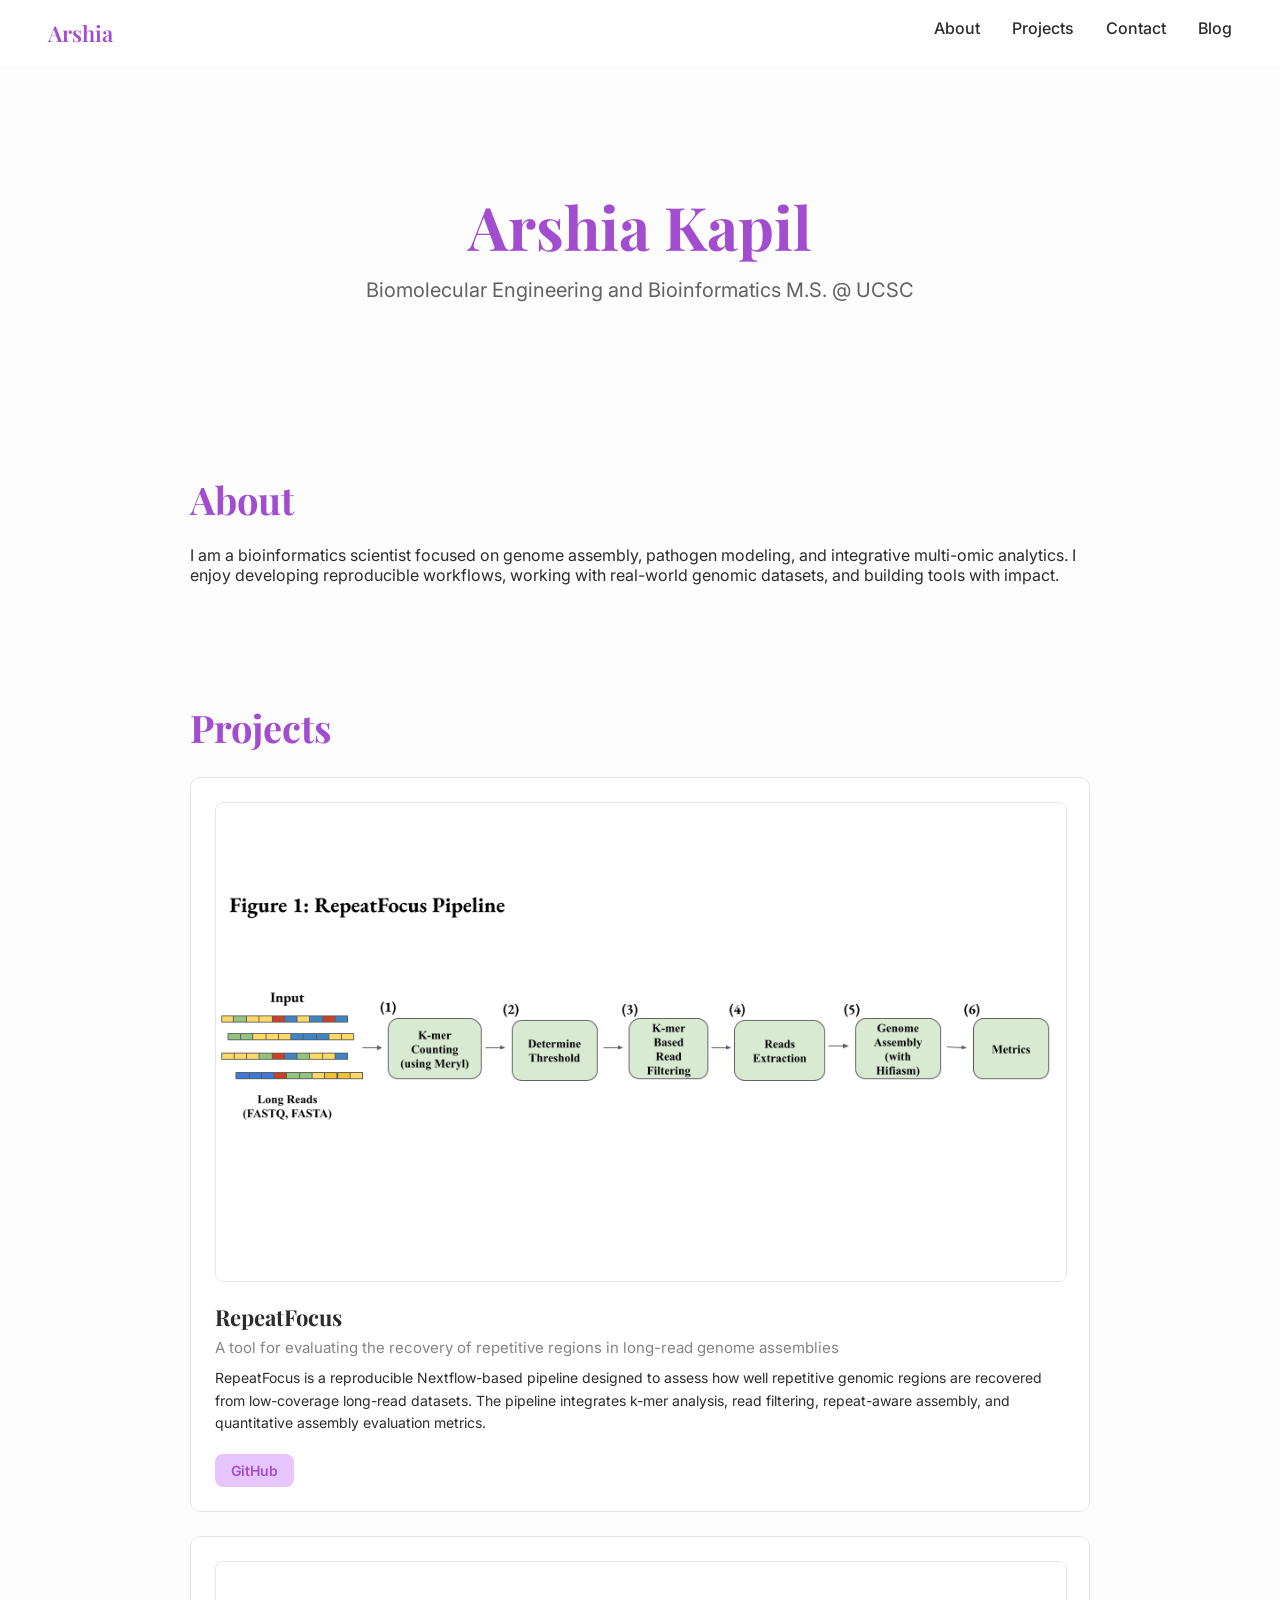
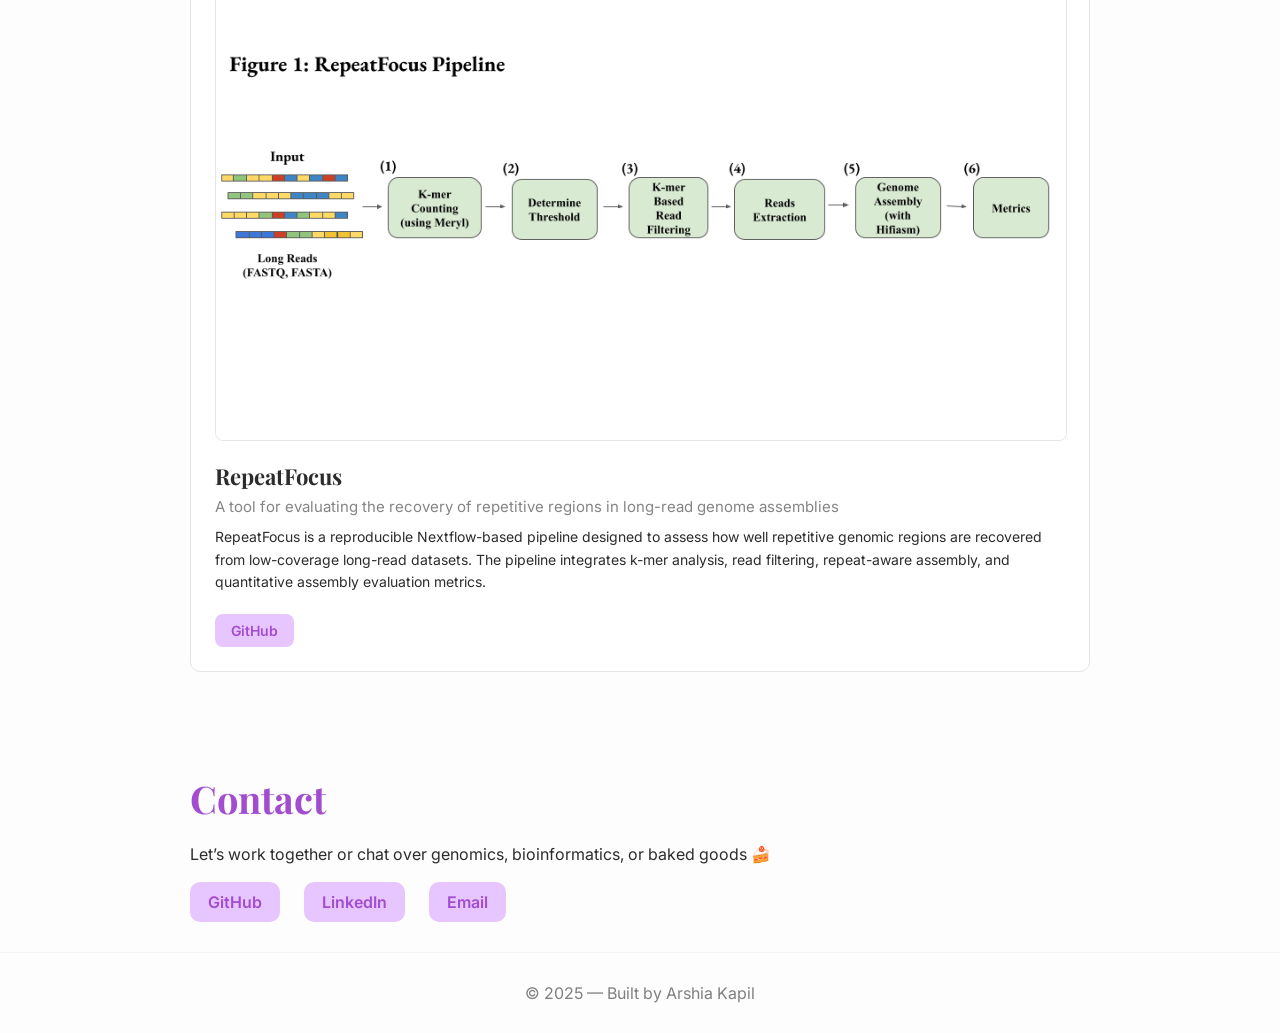
<file: index.html>
<!DOCTYPE html>
<html lang="en">
<head>
    <meta charset="UTF-8">
    <meta name="viewport" content="width=device-width, initial-scale=1.0">
    <title>Arshia Kapil | Bioinformatics</title>
    <link rel="stylesheet" href="style.css">

    <!-- Google Fonts -->
    <link href="https://fonts.googleapis.com/css2?family=Inter:wght@300;400;600&family=Playfair+Display:wght@600;700&display=swap" rel="stylesheet">
</head>
<body>

    <!-- NAVBAR -->
    <nav>
        <div class="logo">Arshia</div>
        <div class="nav-links">
            <a href="#about">About</a>
            <a href="#projects">Projects</a>
            <a href="#contact">Contact</a>
            <a href="blog.html">Blog</a>
        </div>
    </nav>

    <!-- HERO SECTION -->
    <section class="hero">
        <h1 class="name">Arshia Kapil</h1>
        <p class="tagline">Biomolecular Engineering and Bioinformatics M.S. @ UCSC</p>
    </section>

    <!-- ABOUT -->
    <section id="about" class="section">
        <h2>About</h2>
        <p>
            I am a bioinformatics scientist focused on genome assembly, pathogen modeling, 
            and integrative multi-omic analytics. I enjoy developing reproducible workflows, 
            working with real-world genomic datasets, and building tools with impact.
        </p>
    </section>

    <!-- PROJECTS -->
    <section id="projects" class="section">
        <h2>Projects</h2>
        <div class="project-card">
            <img
                src="images/RepeatFocus.png"
                alt="RepeatFocus pipeline diagram showing repeat recovery evaluation"
                class="project-image"
            />
		 	<h3>RepeatFocus</h3>
            <p class="project-subtitle">
        	 A tool for evaluating the recovery of repetitive regions in long-read genome assemblies
            </p>
            <p class="project-description">
                RepeatFocus is a reproducible Nextflow-based pipeline designed to assess how well
                repetitive genomic regions are recovered from low-coverage long-read datasets.
                The pipeline integrates k-mer analysis, read filtering, repeat-aware assembly,
                and quantitative assembly evaluation metrics.
            </p>
            <div class="project-links">
                <a href="https://github.com/arshiakapil/RepeatFocus" target="_blank">GitHub</a>
            </div>
        </div>
		        <div class="project-card">
            <img
                src="images/RepeatFocus.png"
                alt="RepeatFocus pipeline diagram showing repeat recovery evaluation"
                class="project-image"
            />
		 	<h3>RepeatFocus</h3>
            <p class="project-subtitle">
        	 A tool for evaluating the recovery of repetitive regions in long-read genome assemblies
            </p>
            <p class="project-description">
                RepeatFocus is a reproducible Nextflow-based pipeline designed to assess how well
                repetitive genomic regions are recovered from low-coverage long-read datasets.
                The pipeline integrates k-mer analysis, read filtering, repeat-aware assembly,
                and quantitative assembly evaluation metrics.
            </p>
            <div class="project-links">
                <a href="https://github.com/arshiakapil/RepeatFocus" target="_blank">GitHub</a>
            </div>
        </div>
    </section>

    <!-- CONTACT -->
    <section id="contact" class="section">
        <h2>Contact</h2>
        <p>Let’s work together or chat over genomics, bioinformatics, or baked goods 🍰</p>

        <div class="contact-list">
            <a href="https://github.com/arshiakapil" target="_blank">GitHub</a>
            <a href="https://linkedin.com/in/arshiakapil" target="_blank">LinkedIn</a>
            <a href="mailto:akapil@ucsc.edu">Email</a>
        </div>
    </section>

    <footer>
        © 2025 — Built by Arshia Kapil
    </footer>

</body>
</html>
</file>
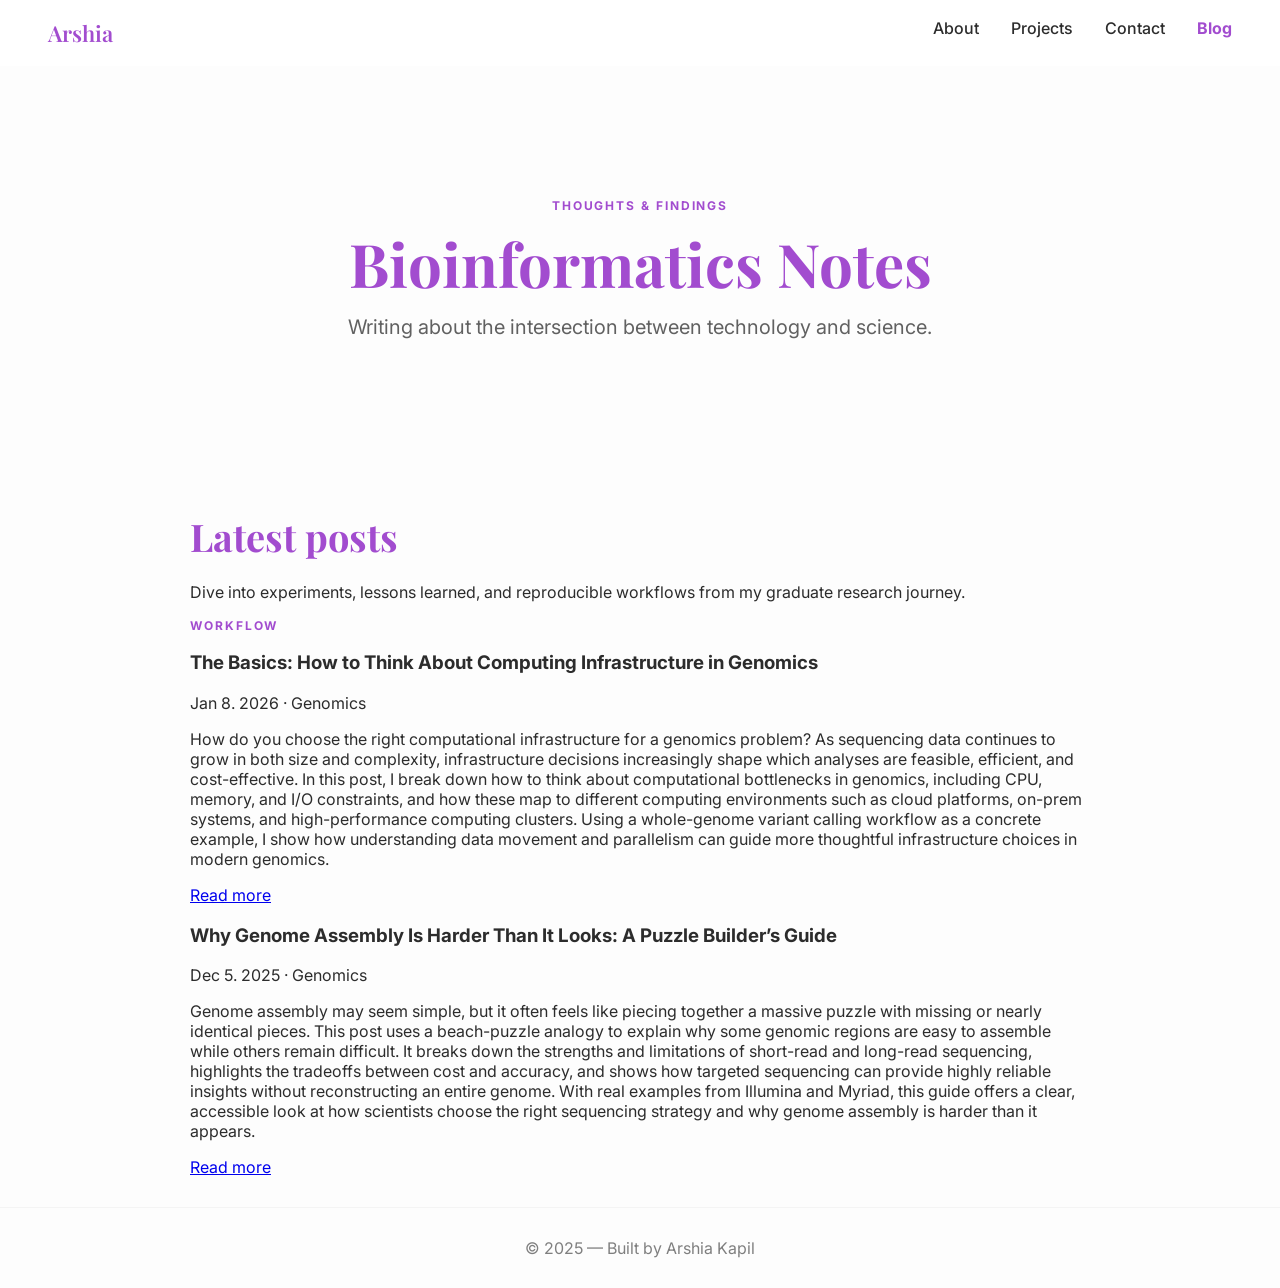
<file: blog.html>
<!DOCTYPE html>
<html lang="en">
<head>
    <meta charset="UTF-8">
    <meta name="viewport" content="width=device-width, initial-scale=1.0">
    <title>Arshia Kapil | Blog</title>
    <link rel="stylesheet" href="style.css">
    <link href="https://fonts.googleapis.com/css2?family=Inter:wght@300;400;600&family=Playfair+Display:wght@600;700&display=swap" rel="stylesheet">
</head>
<body>
    <nav>
        <div class="logo">Arshia</div>
        <div class="nav-links">
            <a href="index.html#about">About</a>
            <a href="index.html#projects">Projects</a>
            <a href="index.html#contact">Contact</a>
            <a class="active" href="blog.html">Blog</a>
        </div>
    </nav>

    <header class="hero blog-hero">
        <p class="eyebrow">Thoughts & Findings</p>
        <h1 class="name">Bioinformatics Notes</h1>
        <p class="tagline">Writing about the intersection between technology and science.</p>
    </header>

    <main class="section blog-section">
        <div class="blog-intro">
            <h2>Latest posts</h2>
            <p>Dive into experiments, lessons learned, and reproducible workflows from my graduate research journey.</p>
        </div>

         <div class="blog-grid">
            <article class="blog-card">
                <p class="eyebrow">Workflow</p>
                <h3>The Basics: How to Think About Computing Infrastructure in Genomics </h3>
                <p class="blog-meta">Jan 8. 2026 · Genomics</p>
                <p class="blog-desc"> How do you choose the right computational infrastructure for a genomics problem? As sequencing data continues to grow in both size and complexity, infrastructure decisions increasingly shape which analyses are feasible, efficient, and cost-effective. In this post, I break down how to think about computational bottlenecks in genomics, including CPU, memory, and I/O constraints, and how these map to different computing environments such as cloud platforms, on-prem systems, and high-performance computing clusters. Using a whole-genome variant calling workflow as a concrete example, I show how understanding data movement and parallelism can guide more thoughtful infrastructure choices in modern genomics.</p>
                <a class="text-link" href="https://arshiakapil.substack.com/p/the-basics-how-to-think-about-computing" target="_blank" rel="noopener noreferrer">Read more</a>
            </article>
        </div>

        <div class="blog-grid">
            <article class="blog-card">
                <h3>Why Genome Assembly Is Harder Than It Looks: A Puzzle Builder’s Guide</h3>
                <p class="blog-meta">Dec 5. 2025 · Genomics</p>
                <p class="blog-desc">Genome assembly may seem simple, but it often feels like piecing together a massive puzzle with missing or nearly identical pieces. This post uses a beach-puzzle analogy to explain why some genomic regions are easy to assemble while others remain difficult. It breaks down the strengths and limitations of short-read and long-read sequencing, highlights the tradeoffs between cost and accuracy, and shows how targeted sequencing can provide highly reliable insights without reconstructing an entire genome. With real examples from Illumina and Myriad, this guide offers a clear, accessible look at how scientists choose the right sequencing strategy and why genome assembly is harder than it appears.</p>
                <a class="text-link" href="https://arshiakapil.substack.com/p/why-genome-assembly-is-harder-than" target="_blank" rel="noopener noreferrer">Read more</a>
            </article>
        </div>
    </main>

    <footer>
        © 2025 — Built by Arshia Kapil
    </footer>
</body>
</html>
</file>
<file: style.css>
/* ===== Fonts & Colors ===== */
:root {
    --bg: #fdfdfd;
    --text: #2c2c2c;
    --accent: #a24ccf;     /* lavender / purple */
    --accent-light: #e7c6ff;
    --light-gray: #eeeeee;
}

/* Reset */
body {
    margin: 0;
    font-family: 'Inter', sans-serif;
    color: var(--text);
    background: var(--bg);
    scroll-behavior: smooth;
}

/* ===== Navigation ===== */
nav {
    display: flex;
    justify-content: space-between;
    padding: 18px 48px;
    position: sticky;
    top: 0;
    background: rgba(255,255,255,0.8);
    backdrop-filter: blur(8px);
}

.logo {
    font-family: 'Playfair Display', serif;
    font-size: 22px;
    font-weight: 600;
    color: var(--accent);
}

.nav-links a {
    margin-left: 28px;
    text-decoration: none;
    font-weight: 500;
    color: var(--text);
}
.nav-links a:hover {
    color: var(--accent);
}
.nav-links a.active {
    color: var(--accent);
    font-weight: 700;
}
/* ===== Hero Section ===== */
.hero {
    text-align: center;
    padding: 120px 20px 80px;
}

.name {
    font-family: 'Playfair Display', serif;
    font-size: 60px;
    margin: 0;
    color: var(--accent);
}

.tagline {
    font-size: 20px;
    margin-top: 12px;
    opacity: 0.75;
}

.eyebrow {
    text-transform: uppercase;
    letter-spacing: 0.16em;
    font-size: 12px;
    font-weight: 700;
    color: var(--accent);
    margin-bottom: 10px;
}

/* ===== General Sections ===== */
.section {
    padding: 40px 10% 30px;
    max-width: 900px;
    margin: auto;
}

.section h2 {
    font-family: 'Playfair Display', serif;
    font-size: 38px;
    margin-bottom: 20px;
    color: var(--accent);
}

/* Placeholder text */
.placeholder {
    opacity: 0.6;
}

/* ===== Contact Section ===== */
.contact-list {
    display: flex;
    gap: 24px;
    margin-top: 18px;
}
.contact-list a {
    padding: 10px 18px;
    border-radius: 10px;
    background: var(--accent-light);
    color: var(--accent);
    text-decoration: none;
    font-weight: 600;
    transition: background 0.2s;
}
.contact-list a:hover {
    background: var(--accent);
    color: white;
}

/* ===== Footer ===== */
footer {
    text-align: center;
    padding: 30px 0;
    opacity: 0.6;
    border-top: 1px solid var(--light-gray);
}

/* Responsive */
@media (max-width: 650px) {
    nav {
        padding: 10px 24px;
    }
    .name {
        font-size: 44px;
    }
    .tagline {
        font-size: 18px;
    }
    .section h2 {
        font-size: 28px;
    }
}

/* ===== Project Cards ===== */
/* Project card base */
.project-card {
  border: 1px solid #e5e5e5;
  border-radius: 10px;
  padding: 1.5rem;
  margin-top: 1.5rem;
  background-color: #ffffff;
  transition: transform 0.2s ease, box-shadow 0.2s ease;
}

.project-card:hover {
  transform: translateY(-3px);
  box-shadow: 0 8px 20px rgba(0, 0, 0, 0.08);
}

/* Horizontal layout: text left, image right */
.project-card-horizontal {
  display: flex;
  align-items: center;
  gap: 1.5rem;
}

/* Make text take remaining space */
.project-content {
  flex: 1;
}

.project-subtitle {
  font-size: 0.95rem;
  color: #666;
  margin-top: 0.25rem;
}

.project-description {
  margin-top: 1rem;
  line-height: 1.6;
}

.project-links {
  margin-top: 1.25rem;
}

.project-links a {
  margin-right: 1rem;
  text-decoration: none;
  font-weight: 500;
  color: #4f46e5;
}

.project-links a:hover {
  text-decoration: underline;
}

/* Project image */
.project-image {
  width: 100%;
  height: auto;
  border-radius: 8px;
  border: 1px solid #e5e5e5;
  object-fit: contain;
  margin-bottom: 1rem;
}

/* Responsive: stack on small screens */
@media (max-width: 768px) {
  .project-card-horizontal {
    flex-direction: column;
    align-items: flex-start;
  }

  .project-image {
    width: 100%;
  }
}

.project-card h3 {
  font-family: 'Playfair Display', serif;
  font-size: 22px;
  margin: 0 0 6px;
  color: var(--text);
}

.project-subtitle {
  font-size: 15px;
  opacity: 0.8;
  margin: 0 0 10px;
}

.project-description {
  font-size: 14px;
  line-height: 1.6;
  margin: 0 0 12px;
}

.project-links {
  display: flex;
  gap: 12px;
}

.project-links a {
  padding: 8px 16px;
  border-radius: 8px;
  background: var(--accent-light);
  color: var(--accent);
  text-decoration: none;
  font-weight: 600;
  font-size: 14px;
  transition: background 0.2s;
}

.project-links a:hover {
  background: var(--accent);
  color: white;
}
</file>
